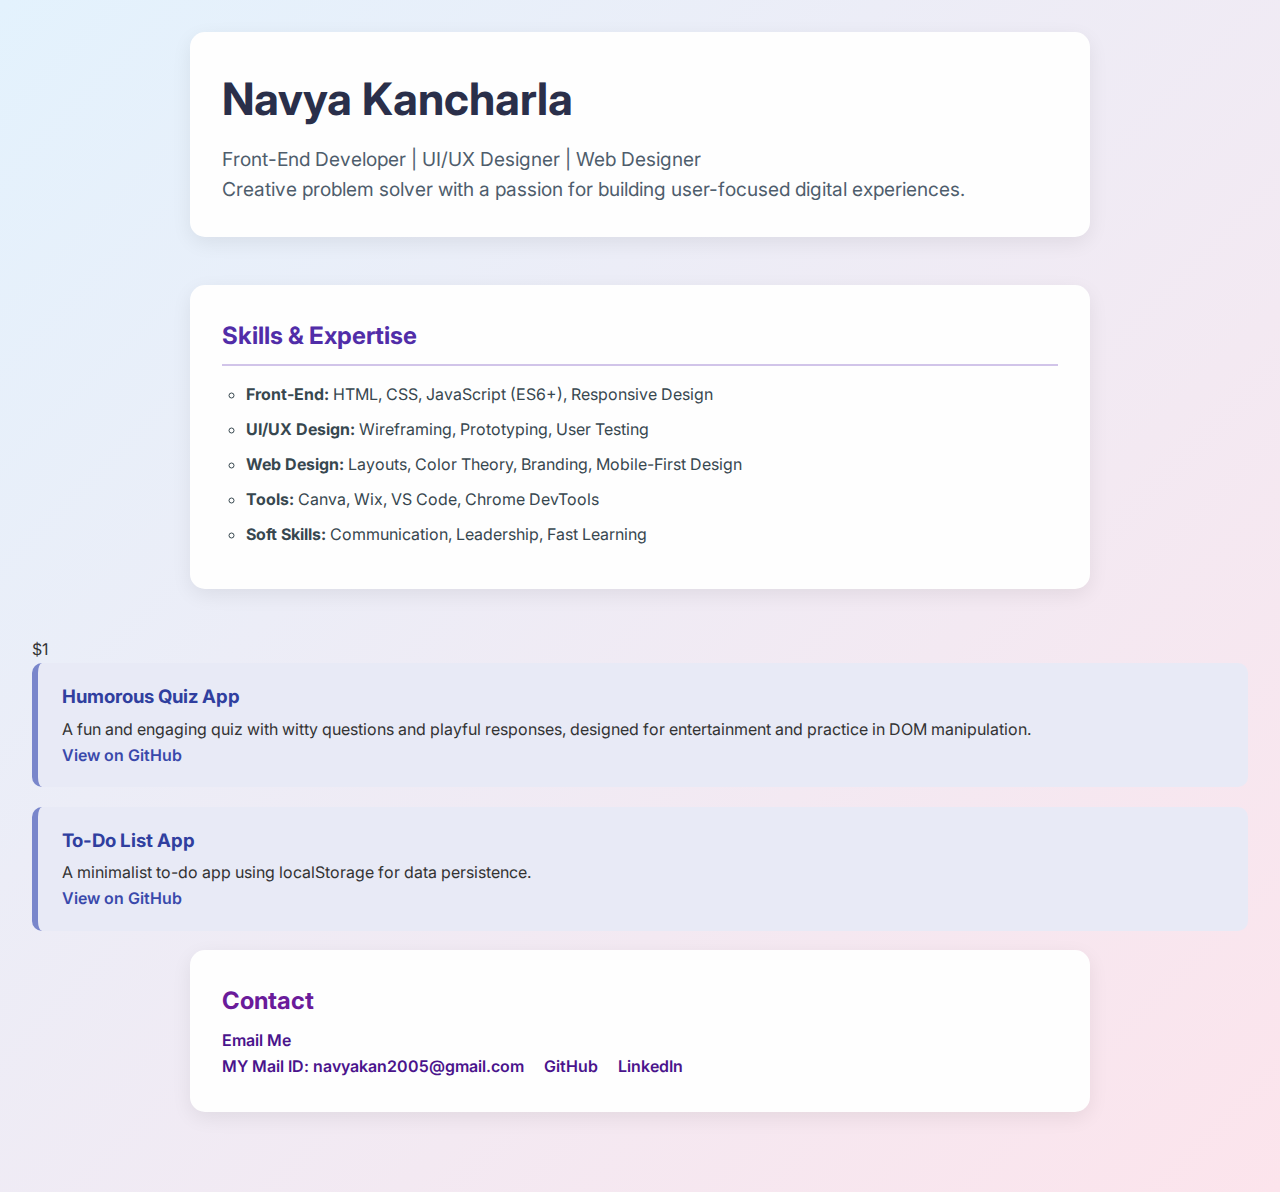
<file: portfolio.html>
<!DOCTYPE html>
<html lang="en">
<head>
  <meta charset="UTF-8" />
  <meta name="viewport" content="width=device-width, initial-scale=1.0" />
  <title>Professional Portfolio</title>
  <link href="https://fonts.googleapis.com/css2?family=Inter:wght@400;600;700&display=swap" rel="stylesheet">
  <style>
    * {
      margin: 0;
      padding: 0;
      box-sizing: border-box;
      font-family: 'Inter', sans-serif;
    }
    body {
      background: linear-gradient(135deg, #e3f2fd, #fce4ec);
      color: #333;
      line-height: 1.6;
      padding: 2rem;
    }
    header, section, footer {
      max-width: 900px;
      margin: 0 auto 3rem;
      padding: 2rem;
      background: #fefefe;
      border-radius: 15px;
      box-shadow: 0 6px 20px rgba(0, 0, 0, 0.07);
    }
    h1, h2, h3 {
      color: #2a2f4a;
    }
    header h1 {
      font-size: 2.8rem;
      margin-bottom: 0.5rem;
    }
    header p {
      font-size: 1.2rem;
      color: #4e5d6c;
    }
    section h2 {
      border-bottom: 2px solid #d1c4e9;
      padding-bottom: 0.5rem;
      margin-bottom: 1rem;
      color: #512da8;
    }
    ul {
      list-style-type: circle;
      padding-left: 1.5rem;
    }
    ul li {
      margin-bottom: 0.6rem;
      color: #37474f;
    }
    .project {
      background: #e8eaf6;
      padding: 1.2rem 1.5rem;
      border-left: 6px solid #7986cb;
      border-radius: 10px;
      margin-bottom: 1.2rem;
      transition: transform 0.3s ease, background 0.3s ease;
    }
    .project:hover {
      transform: scale(1.02);
      background: #d1c4e9;
    }
    .project h3 {
      margin-bottom: 0.3rem;
      color: #303f9f;
    }
    .project a {
      text-decoration: none;
      color: #3949ab;
      font-weight: 600;
    }
    .project a:hover {
      text-decoration: underline;
    }
    footer h2 {
      margin-bottom: 0.5rem;
      color: #6a1b9a;
    }
    footer a {
      text-decoration: none;
      color: #4a148c;
      font-weight: 600;
      display: inline-block;
      margin-right: 1rem;
    }
    footer a:hover {
      text-decoration: underline;
    }
  </style>
</head>
<body>
  <header>
    <h1>Navya Kancharla</h1>
    <p>Front-End Developer | UI/UX Designer | Web Designer</p>
    <p>Creative problem solver with a passion for building user-focused digital experiences.</p>
  </header>

  <section>
    <h2>Skills & Expertise</h2>
    <ul>
      <li><strong>Front-End:</strong> HTML, CSS, JavaScript (ES6+), Responsive Design</li>
      <li><strong>UI/UX Design:</strong> Wireframing, Prototyping, User Testing</li>
      <li><strong>Web Design:</strong> Layouts, Color Theory, Branding, Mobile-First Design</li>
      <li><strong>Tools:</strong> Canva, Wix, VS Code, Chrome DevTools</li>
      <li><strong>Soft Skills:</strong> Communication, Leadership, Fast Learning</li>
    </ul>
  </section>

  $1
    <div class="project">
      <h3>Humorous Quiz App</h3>
      <p>A fun and engaging quiz with witty questions and playful responses, designed for entertainment and practice in DOM manipulation.</p>
      <a href="https://github.com/NAVYAKANCHARLA2005/Responsive-Humour-Quiz.git">View on GitHub</a>
    </div>
    
    <div class="project">
      <h3>To-Do List App</h3>
      <p>A minimalist to-do app using localStorage for data persistence.</p>
      <a href="https://github.com/NAVYAKANCHARLA2005/To-Do-List.git">View on GitHub</a>
    </div>
    </section>

  <footer>
    <h2>Contact</h2>
    <a href="https://mail.google.com/mail/u/0/#inbox">Email Me <br> MY Mail ID: navyakan2005@gmail.com</a>
    <a href="https://github.com/NAVYAKANCHARLA2005" target="_blank">GitHub</a>
    <a href="https://www.linkedin.com/public-profile/settings" target="_blank">LinkedIn</a>
  </footer>
</body>
</html>
</file>
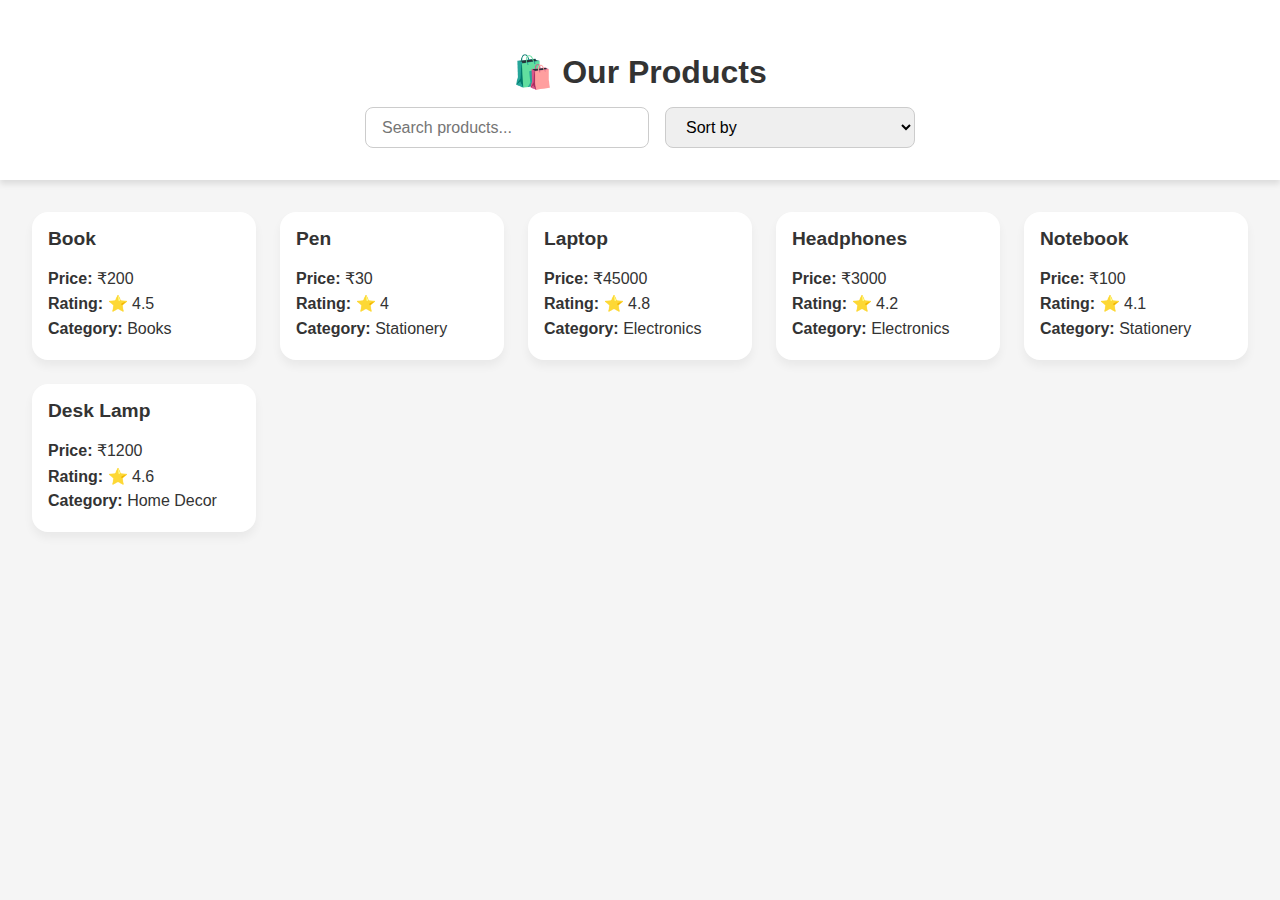
<file: product.html>
<!DOCTYPE html>
<html lang="en">
<head>
  <meta charset="UTF-8" />
  <meta name="viewport" content="width=device-width, initial-scale=1.0"/>
  <title>Product Listing</title>
  <link rel="stylesheet" href="product.css" />
</head>
<body>
  <header>
    <h1>🛍️ Our Products</h1>
    <div class="controls">
      <input type="text" id="search" placeholder="Search products..." oninput="filterProducts()" />
      <select id="sort" onchange="sortProducts()">
        <option value="">Sort by</option>
        <option value="price">Price (High → Low)</option>
        <option value="rating">Rating (High → Low)</option>
      </select>
    </div>
  </header>

  <main>
    <div id="productList" class="grid"></div>
  </main>

  <script src="product.js"></script>
</body>
</html>
</file>
<file: product.css>
body {
  margin: 0;
  font-family: 'Segoe UI', sans-serif;
  background-color: #f5f5f5;
  color: #333;
}

header {
  padding: 2rem;
  background-color: #fff;
  box-shadow: 0 4px 6px rgba(0,0,0,0.1);
  text-align: center;
}

h1 {
  margin-bottom: 1rem;
}

.controls {
  display: flex;
  flex-wrap: wrap;
  justify-content: center;
  gap: 1rem;
}

input[type="text"], select {
  padding: 0.6rem 1rem;
  font-size: 1rem;
  border: 1px solid #ccc;
  border-radius: 8px;
  width: 250px;
}

.grid {
  display: grid;
  grid-template-columns: repeat(auto-fill, minmax(220px, 1fr));
  gap: 1.5rem;
  padding: 2rem;
}

.product {
  background-color: #fff;
  border-radius: 16px;
  box-shadow: 0 6px 10px rgba(0, 0, 0, 0.05);
  padding: 1rem;
  transition: transform 0.3s ease, box-shadow 0.3s ease;
}

.product:hover {
  transform: translateY(-5px);
  box-shadow: 0 10px 15px rgba(0, 0, 0, 0.1);
}

.product h3 {
  margin-top: 0;
  font-size: 1.2rem;
}

.product p {
  margin: 0.4rem 0;
}
</file>
